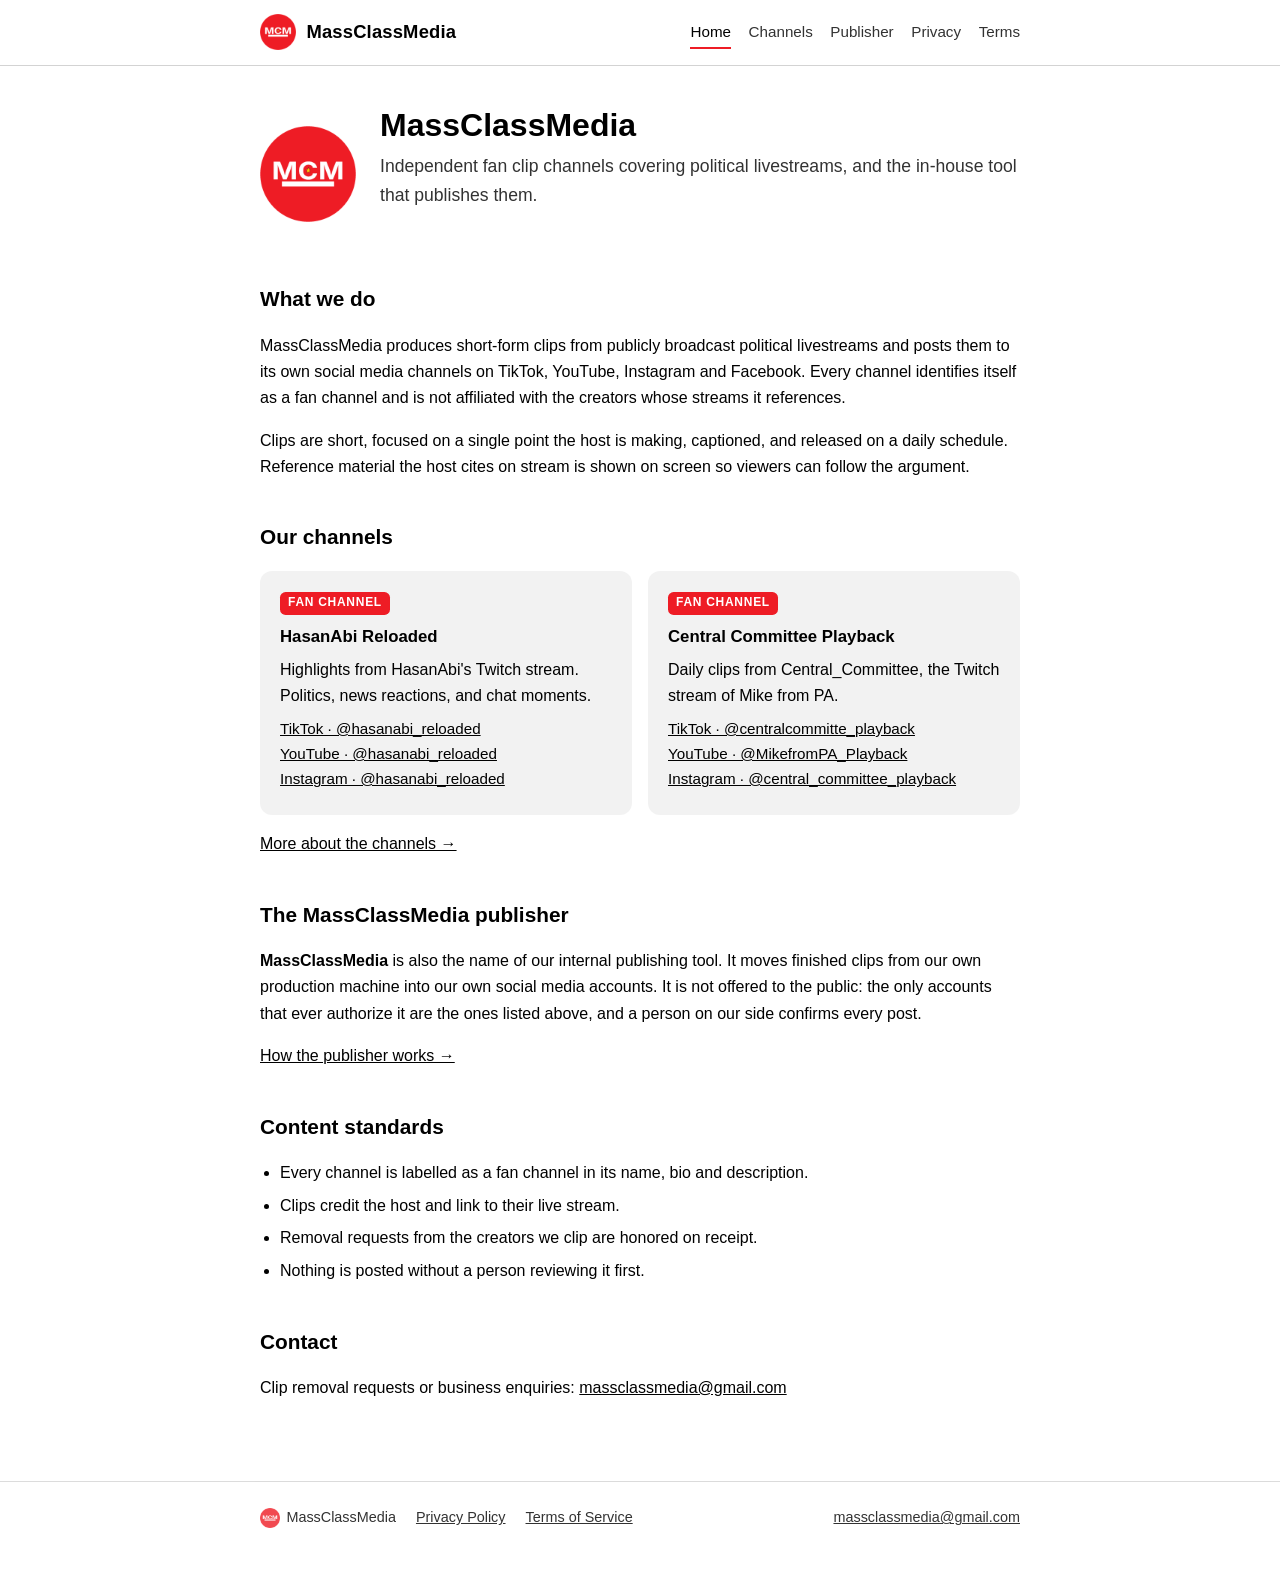
<file: index.html>
<!doctype html>
<html lang="en">
<head>
<meta charset="utf-8">
<meta name="viewport" content="width=device-width, initial-scale=1">
<title>MassClassMedia</title>
<meta name="description" content="MassClassMedia runs independent fan clip channels covering political livestreams, and builds the publishing tool that posts those clips to its own accounts.">
<link rel="icon" href="/favicon.ico" sizes="any">
<link rel="icon" type="image/png" sizes="32x32" href="/assets/icon-32.png">
<link rel="icon" type="image/png" sizes="192x192" href="/assets/icon-192.png">
<link rel="apple-touch-icon" href="/assets/icon-180.png">
<link rel="manifest" href="/site.webmanifest">
<meta name="theme-color" content="#ee1c25">
<meta property="og:title" content="MassClassMedia">
<meta property="og:image" content="https://massclassmedia.github.io/assets/icon-512.png">
<link rel="stylesheet" href="/assets/site.css">
</head>
<body>

<header class="site-head">
  <div class="wrap">
    <a class="brand" href="/"><img src="/assets/icon-192.png" alt="MassClassMedia logo"> MassClassMedia</a>
    <nav class="nav">
      <a href="/" aria-current="page">Home</a>
      <a href="/channels/">Channels</a>
      <a href="/publisher/">Publisher</a>
      <a href="/privacy-policy/">Privacy</a>
      <a href="/terms-of-service/">Terms</a>
    </nav>
  </div>
</header>

<main>
<div class="wrap">

<div class="hero">
  <img src="/assets/icon-512.png" alt="MassClassMedia MCM logo">
  <div>
    <h1>MassClassMedia</h1>
    <p class="lede">Independent fan clip channels covering political livestreams, and the in-house tool that publishes them.</p>
  </div>
</div>

<h2>What we do</h2>
<p>MassClassMedia produces short-form clips from publicly broadcast political livestreams and posts
them to its own social media channels on TikTok, YouTube, Instagram and Facebook. Every channel
identifies itself as a fan channel and is not affiliated with the creators whose streams it
references.</p>

<p>Clips are short, focused on a single point the host is making, captioned, and released on a daily
schedule. Reference material the host cites on stream is shown on screen so viewers can follow the
argument.</p>

<h2>Our channels</h2>
<div class="cards">
  <div class="card">
    <span class="tag">Fan channel</span>
    <h3>HasanAbi Reloaded</h3>
    <p>Highlights from HasanAbi's Twitch stream. Politics, news reactions, and chat moments.</p>
    <p class="links">
      <a href="https://www.tiktok.com/@hasanabi_reloaded">TikTok &middot; @hasanabi_reloaded</a>
      <a href="https://www.youtube.com/@hasanabi_reloaded">YouTube &middot; @hasanabi_reloaded</a>
      <a href="https://www.instagram.com/hasanabi_reloaded/">Instagram &middot; @hasanabi_reloaded</a>
    </p>
  </div>
  <div class="card">
    <span class="tag">Fan channel</span>
    <h3>Central Committee Playback</h3>
    <p>Daily clips from Central_Committee, the Twitch stream of Mike from PA.</p>
    <p class="links">
      <a href="https://www.tiktok.com/@centralcommitte_playback">TikTok &middot; @centralcommitte_playback</a>
      <a href="https://www.youtube.com/@MikefromPA_Playback">YouTube &middot; @MikefromPA_Playback</a>
      <a href="https://www.instagram.com/central_committee_playback/">Instagram &middot; @central_committee_playback</a>
    </p>
  </div>
</div>
<p><a href="/channels/">More about the channels &rarr;</a></p>

<h2>The MassClassMedia publisher</h2>
<p><strong>MassClassMedia</strong> is also the name of our internal publishing tool. It moves finished
clips from our own production machine into our own social media accounts. It is not offered to the
public: the only accounts that ever authorize it are the ones listed above, and a person on our side
confirms every post.</p>
<p><a href="/publisher/">How the publisher works &rarr;</a></p>

<h2>Content standards</h2>
<ul>
  <li>Every channel is labelled as a fan channel in its name, bio and description.</li>
  <li>Clips credit the host and link to their live stream.</li>
  <li>Removal requests from the creators we clip are honored on receipt.</li>
  <li>Nothing is posted without a person reviewing it first.</li>
</ul>

<h2>Contact</h2>
<p>Clip removal requests or business enquiries:
<a href="mailto:massclassmedia@gmail.com">massclassmedia@gmail.com</a></p>

</div>
</main>

<footer class="site-foot">
  <div class="wrap">
    <span><img src="/assets/icon-64.png" alt="">MassClassMedia</span>
    <a href="/privacy-policy/">Privacy Policy</a>
    <a href="/terms-of-service/">Terms of Service</a>
    <span class="spacer"></span>
    <a href="mailto:massclassmedia@gmail.com">massclassmedia@gmail.com</a>
  </div>
</footer>

</body>
</html>
</file>
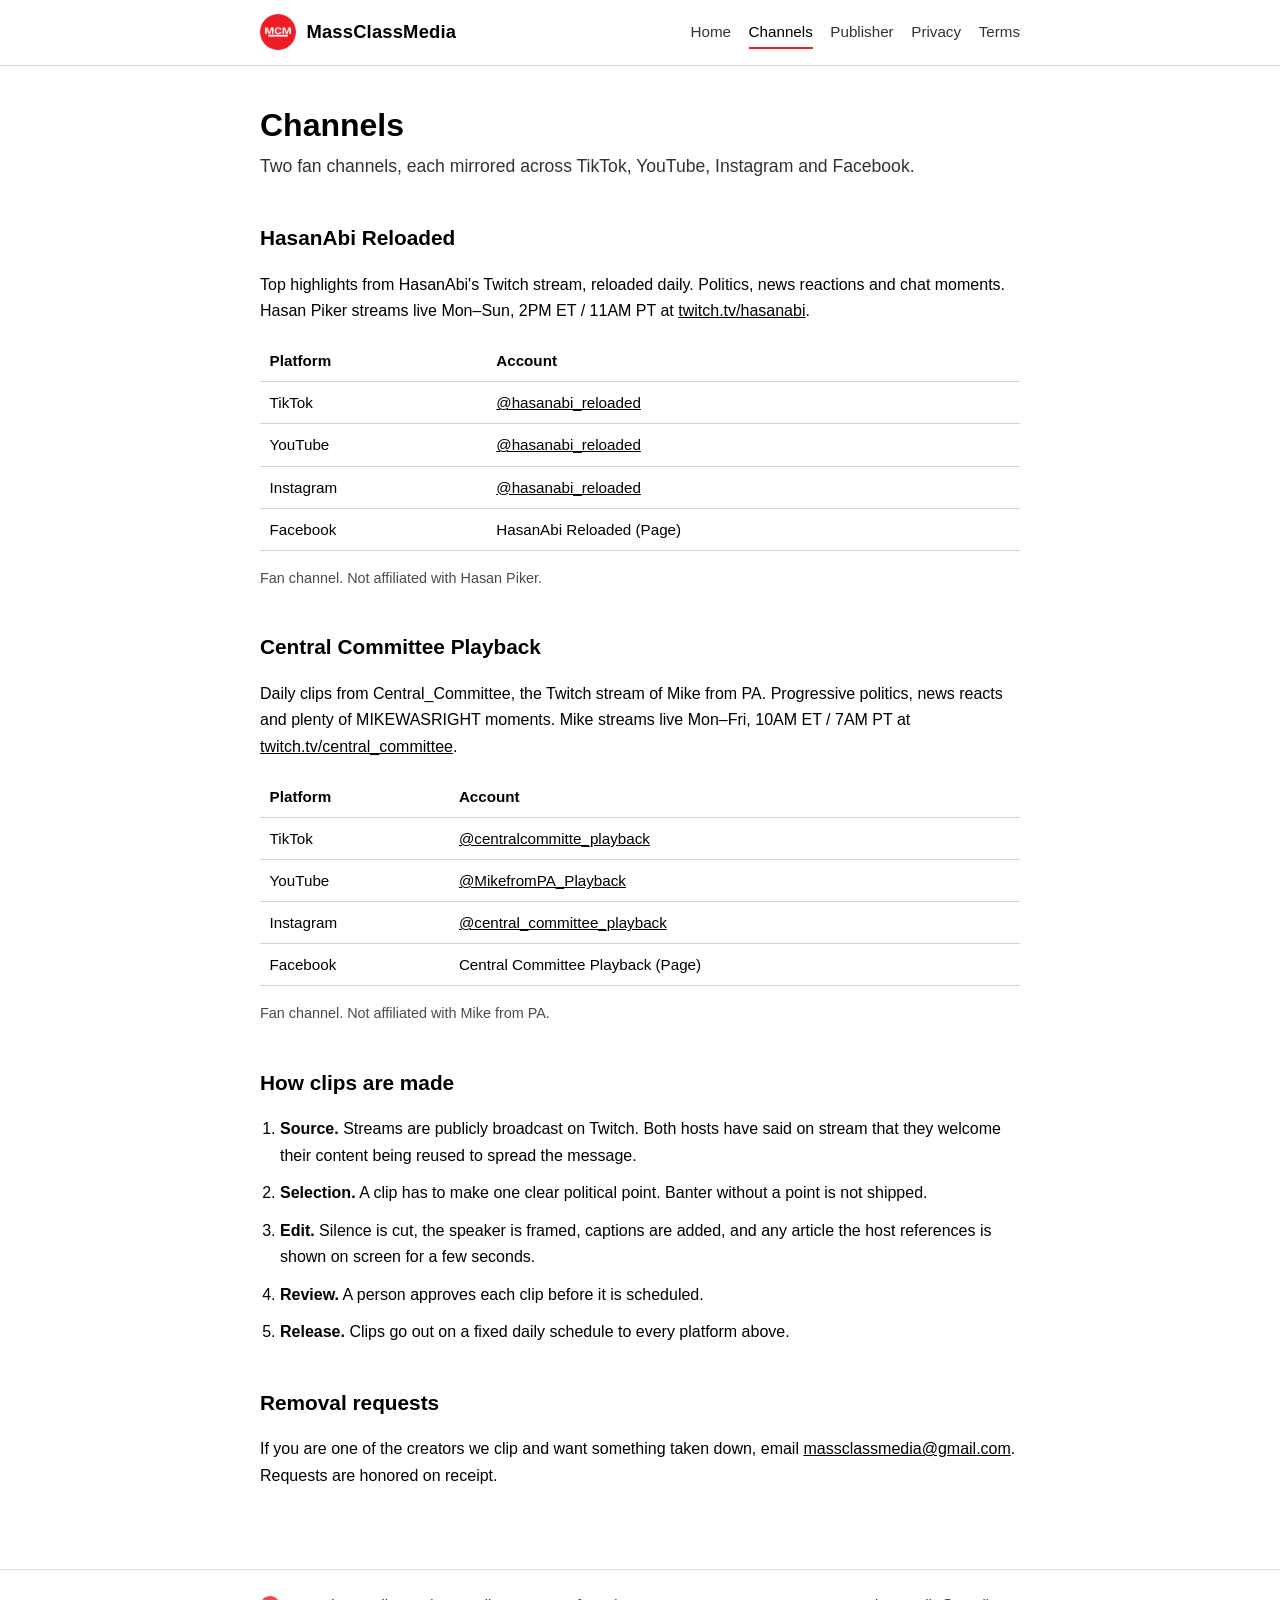
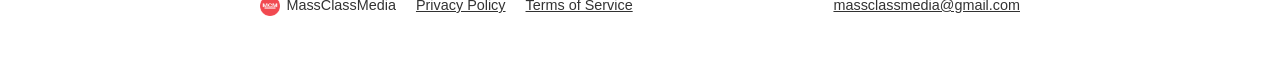
<file: channels/index.html>
<!doctype html>
<html lang="en">
<head>
<meta charset="utf-8">
<meta name="viewport" content="width=device-width, initial-scale=1">
<title>Channels — MassClassMedia</title>
<meta name="description" content="The fan clip channels MassClassMedia runs, and where to find them.">
<link rel="icon" href="/favicon.ico" sizes="any">
<link rel="icon" type="image/png" sizes="32x32" href="/assets/icon-32.png">
<link rel="icon" type="image/png" sizes="192x192" href="/assets/icon-192.png">
<link rel="apple-touch-icon" href="/assets/icon-180.png">
<link rel="manifest" href="/site.webmanifest">
<meta name="theme-color" content="#ee1c25">
<link rel="stylesheet" href="/assets/site.css">
</head>
<body>

<header class="site-head">
  <div class="wrap">
    <a class="brand" href="/"><img src="/assets/icon-192.png" alt="MassClassMedia logo"> MassClassMedia</a>
    <nav class="nav">
      <a href="/">Home</a>
      <a href="/channels/" aria-current="page">Channels</a>
      <a href="/publisher/">Publisher</a>
      <a href="/privacy-policy/">Privacy</a>
      <a href="/terms-of-service/">Terms</a>
    </nav>
  </div>
</header>

<main>
<div class="wrap">

<h1>Channels</h1>
<p class="lede">Two fan channels, each mirrored across TikTok, YouTube, Instagram and Facebook.</p>

<h2>HasanAbi Reloaded</h2>
<p>Top highlights from HasanAbi's Twitch stream, reloaded daily. Politics, news reactions and chat
moments. Hasan Piker streams live Mon&ndash;Sun, 2PM ET / 11AM PT at
<a href="https://twitch.tv/hasanabi">twitch.tv/hasanabi</a>.</p>
<table>
  <tr><th>Platform</th><th>Account</th></tr>
  <tr><td>TikTok</td><td><a href="https://www.tiktok.com/@hasanabi_reloaded">@hasanabi_reloaded</a></td></tr>
  <tr><td>YouTube</td><td><a href="https://www.youtube.com/@hasanabi_reloaded">@hasanabi_reloaded</a></td></tr>
  <tr><td>Instagram</td><td><a href="https://www.instagram.com/hasanabi_reloaded/">@hasanabi_reloaded</a></td></tr>
  <tr><td>Facebook</td><td>HasanAbi Reloaded (Page)</td></tr>
</table>
<p class="meta">Fan channel. Not affiliated with Hasan Piker.</p>

<h2>Central Committee Playback</h2>
<p>Daily clips from Central_Committee, the Twitch stream of Mike from PA. Progressive politics, news
reacts and plenty of MIKEWASRIGHT moments. Mike streams live Mon&ndash;Fri, 10AM ET / 7AM PT at
<a href="https://twitch.tv/central_committee">twitch.tv/central_committee</a>.</p>
<table>
  <tr><th>Platform</th><th>Account</th></tr>
  <tr><td>TikTok</td><td><a href="https://www.tiktok.com/@centralcommitte_playback">@centralcommitte_playback</a></td></tr>
  <tr><td>YouTube</td><td><a href="https://www.youtube.com/@MikefromPA_Playback">@MikefromPA_Playback</a></td></tr>
  <tr><td>Instagram</td><td><a href="https://www.instagram.com/central_committee_playback/">@central_committee_playback</a></td></tr>
  <tr><td>Facebook</td><td>Central Committee Playback (Page)</td></tr>
</table>
<p class="meta">Fan channel. Not affiliated with Mike from PA.</p>

<h2>How clips are made</h2>
<ol class="steps">
  <li><strong>Source.</strong> Streams are publicly broadcast on Twitch. Both hosts have said on
      stream that they welcome their content being reused to spread the message.</li>
  <li><strong>Selection.</strong> A clip has to make one clear political point. Banter without a point
      is not shipped.</li>
  <li><strong>Edit.</strong> Silence is cut, the speaker is framed, captions are added, and any article
      the host references is shown on screen for a few seconds.</li>
  <li><strong>Review.</strong> A person approves each clip before it is scheduled.</li>
  <li><strong>Release.</strong> Clips go out on a fixed daily schedule to every platform above.</li>
</ol>

<h2>Removal requests</h2>
<p>If you are one of the creators we clip and want something taken down, email
<a href="mailto:massclassmedia@gmail.com">massclassmedia@gmail.com</a>. Requests are honored on
receipt.</p>

</div>
</main>

<footer class="site-foot">
  <div class="wrap">
    <span><img src="/assets/icon-64.png" alt="">MassClassMedia</span>
    <a href="/privacy-policy/">Privacy Policy</a>
    <a href="/terms-of-service/">Terms of Service</a>
    <span class="spacer"></span>
    <a href="mailto:massclassmedia@gmail.com">massclassmedia@gmail.com</a>
  </div>
</footer>

</body>
</html>
</file>
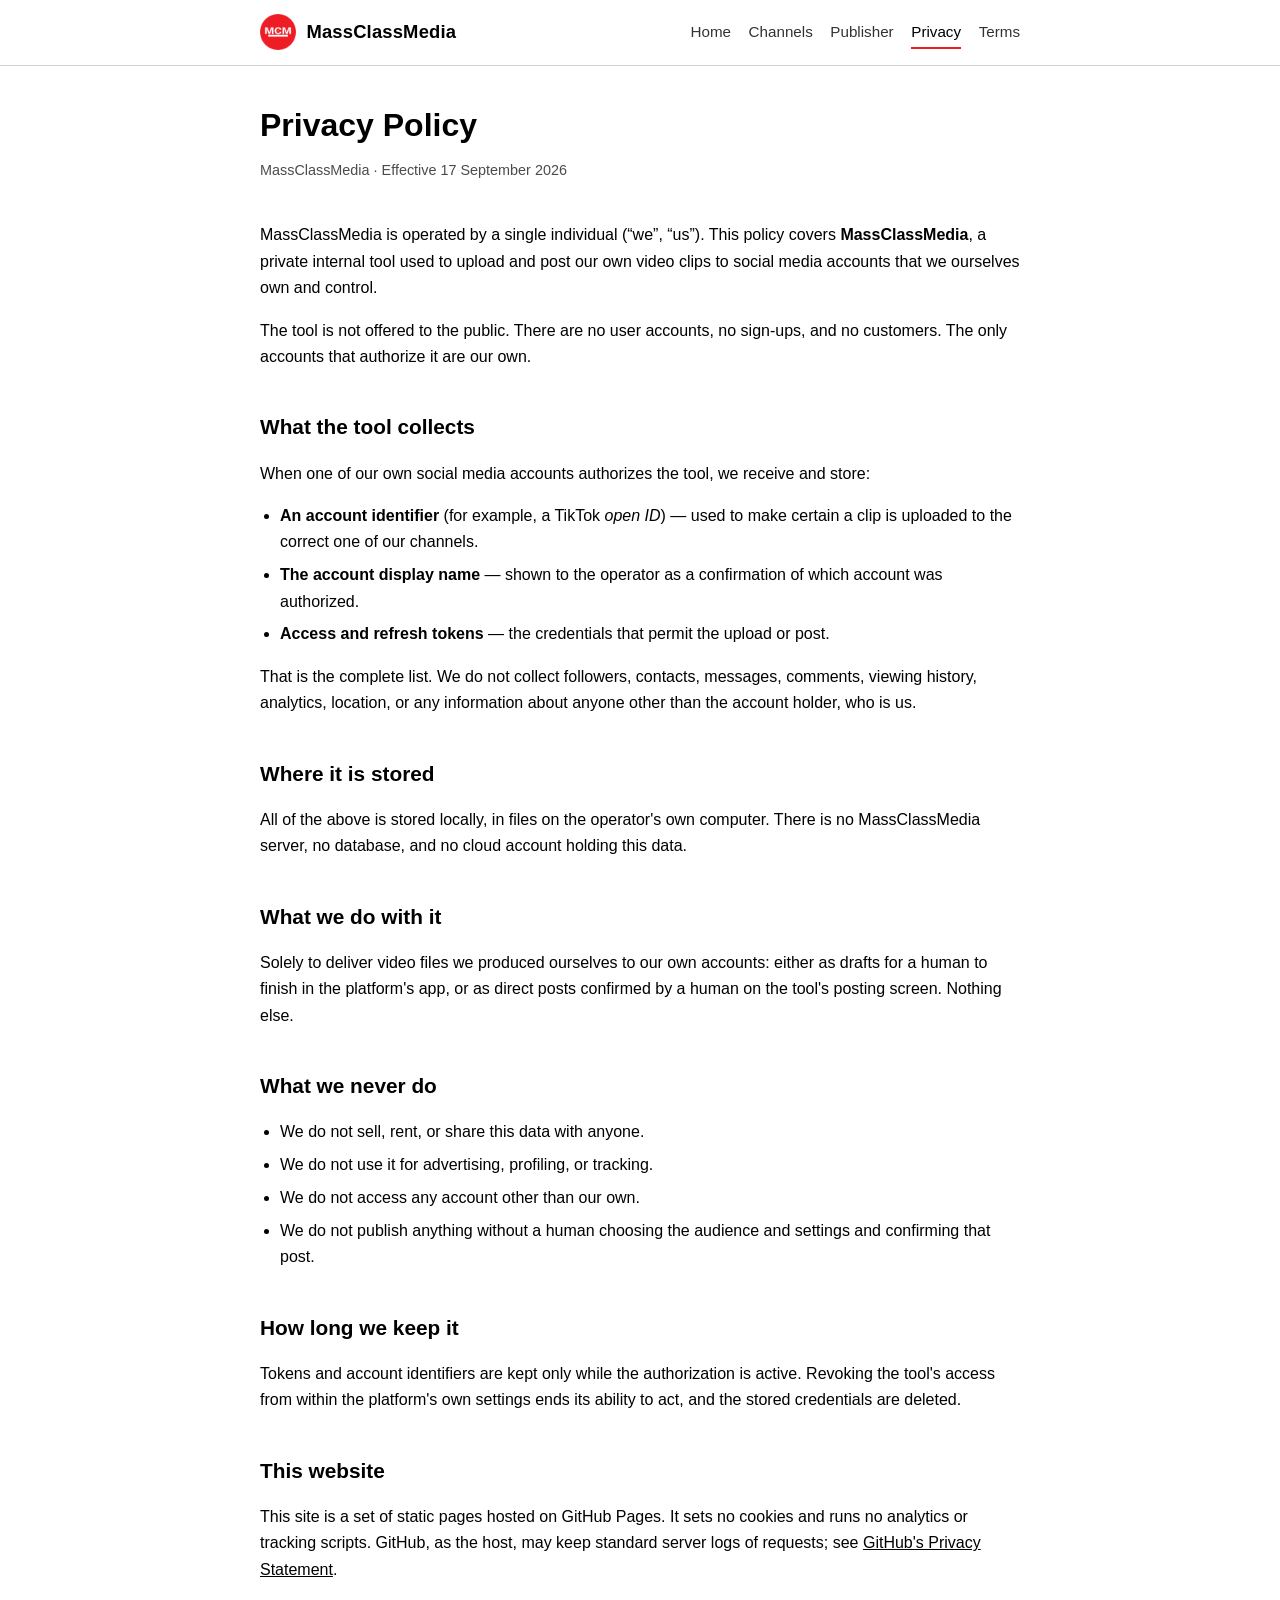
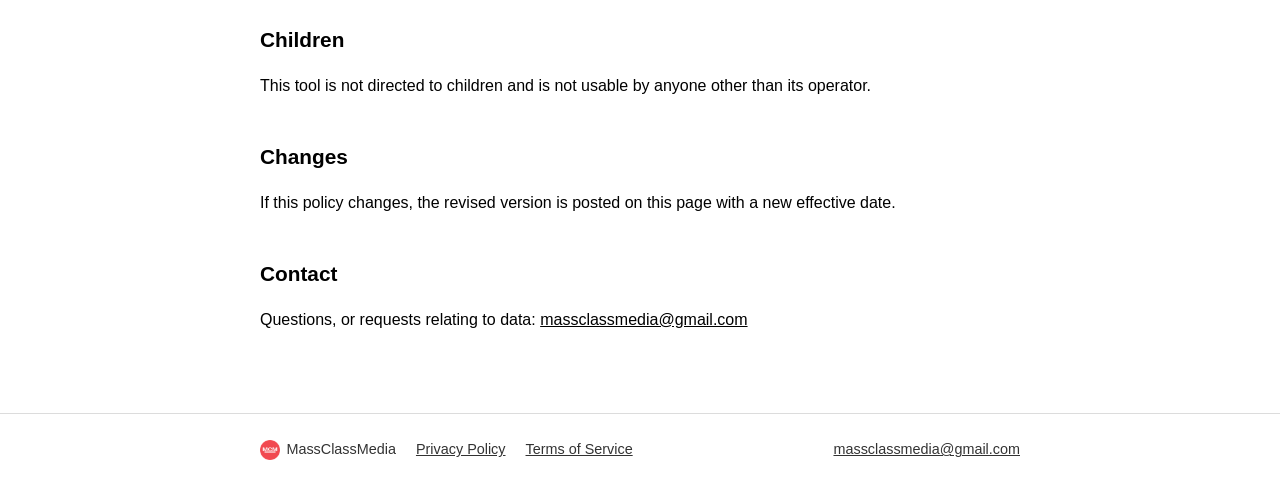
<file: privacy-policy/index.html>
<!doctype html>
<html lang="en">
<head>
<meta charset="utf-8">
<meta name="viewport" content="width=device-width, initial-scale=1">
<title>Privacy Policy — MassClassMedia</title>
<link rel="icon" href="/favicon.ico" sizes="any">
<link rel="icon" type="image/png" sizes="32x32" href="/assets/icon-32.png">
<link rel="icon" type="image/png" sizes="192x192" href="/assets/icon-192.png">
<link rel="apple-touch-icon" href="/assets/icon-180.png">
<link rel="manifest" href="/site.webmanifest">
<meta name="theme-color" content="#ee1c25">
<link rel="stylesheet" href="/assets/site.css">
</head>
<body>

<header class="site-head">
  <div class="wrap">
    <a class="brand" href="/"><img src="/assets/icon-192.png" alt="MassClassMedia logo"> MassClassMedia</a>
    <nav class="nav">
      <a href="/">Home</a>
      <a href="/channels/">Channels</a>
      <a href="/publisher/">Publisher</a>
      <a href="/privacy-policy/" aria-current="page">Privacy</a>
      <a href="/terms-of-service/">Terms</a>
    </nav>
  </div>
</header>

<main>
<div class="wrap">

<h1>Privacy Policy</h1>
<p class="meta">MassClassMedia &middot; Effective 17 September 2026</p>

<p>MassClassMedia is operated by a single individual (&ldquo;we&rdquo;, &ldquo;us&rdquo;). This policy
covers <strong>MassClassMedia</strong>, a private internal tool used to upload and post our own
video clips to social media accounts that we ourselves own and control.</p>

<p>The tool is not offered to the public. There are no user accounts, no sign-ups, and no customers.
The only accounts that authorize it are our own.</p>

<h2>What the tool collects</h2>
<p>When one of our own social media accounts authorizes the tool, we receive and store:</p>
<ul>
  <li><strong>An account identifier</strong> (for example, a TikTok <em>open ID</em>) &mdash; used
      to make certain a clip is uploaded to the correct one of our channels.</li>
  <li><strong>The account display name</strong> &mdash; shown to the operator as a confirmation of
      which account was authorized.</li>
  <li><strong>Access and refresh tokens</strong> &mdash; the credentials that permit the upload or
      post.</li>
</ul>

<p>That is the complete list. We do not collect followers, contacts, messages, comments, viewing
history, analytics, location, or any information about anyone other than the account holder, who is
us.</p>

<h2>Where it is stored</h2>
<p>All of the above is stored locally, in files on the operator's own computer. There is no
MassClassMedia server, no database, and no cloud account holding this data.</p>

<h2>What we do with it</h2>
<p>Solely to deliver video files we produced ourselves to our own accounts: either as drafts for a
human to finish in the platform's app, or as direct posts confirmed by a human on the tool's posting
screen. Nothing else.</p>

<h2>What we never do</h2>
<ul>
  <li>We do not sell, rent, or share this data with anyone.</li>
  <li>We do not use it for advertising, profiling, or tracking.</li>
  <li>We do not access any account other than our own.</li>
  <li>We do not publish anything without a human choosing the audience and settings and confirming
      that post.</li>
</ul>

<h2>How long we keep it</h2>
<p>Tokens and account identifiers are kept only while the authorization is active. Revoking the
tool's access from within the platform's own settings ends its ability to act, and the stored
credentials are deleted.</p>

<h2>This website</h2>
<p>This site is a set of static pages hosted on GitHub Pages. It sets no cookies and runs no analytics
or tracking scripts. GitHub, as the host, may keep standard server logs of requests; see
<a href="https://docs.github.com/en/site-policy/privacy-policies/github-privacy-statement">GitHub's
Privacy Statement</a>.</p>

<h2>Children</h2>
<p>This tool is not directed to children and is not usable by anyone other than its operator.</p>

<h2>Changes</h2>
<p>If this policy changes, the revised version is posted on this page with a new effective date.</p>

<h2>Contact</h2>
<p>Questions, or requests relating to data: <a href="mailto:massclassmedia@gmail.com">massclassmedia@gmail.com</a></p>

</div>
</main>

<footer class="site-foot">
  <div class="wrap">
    <span><img src="/assets/icon-64.png" alt="">MassClassMedia</span>
    <a href="/privacy-policy/">Privacy Policy</a>
    <a href="/terms-of-service/">Terms of Service</a>
    <span class="spacer"></span>
    <a href="mailto:massclassmedia@gmail.com">massclassmedia@gmail.com</a>
  </div>
</footer>

</body>
</html>
</file>
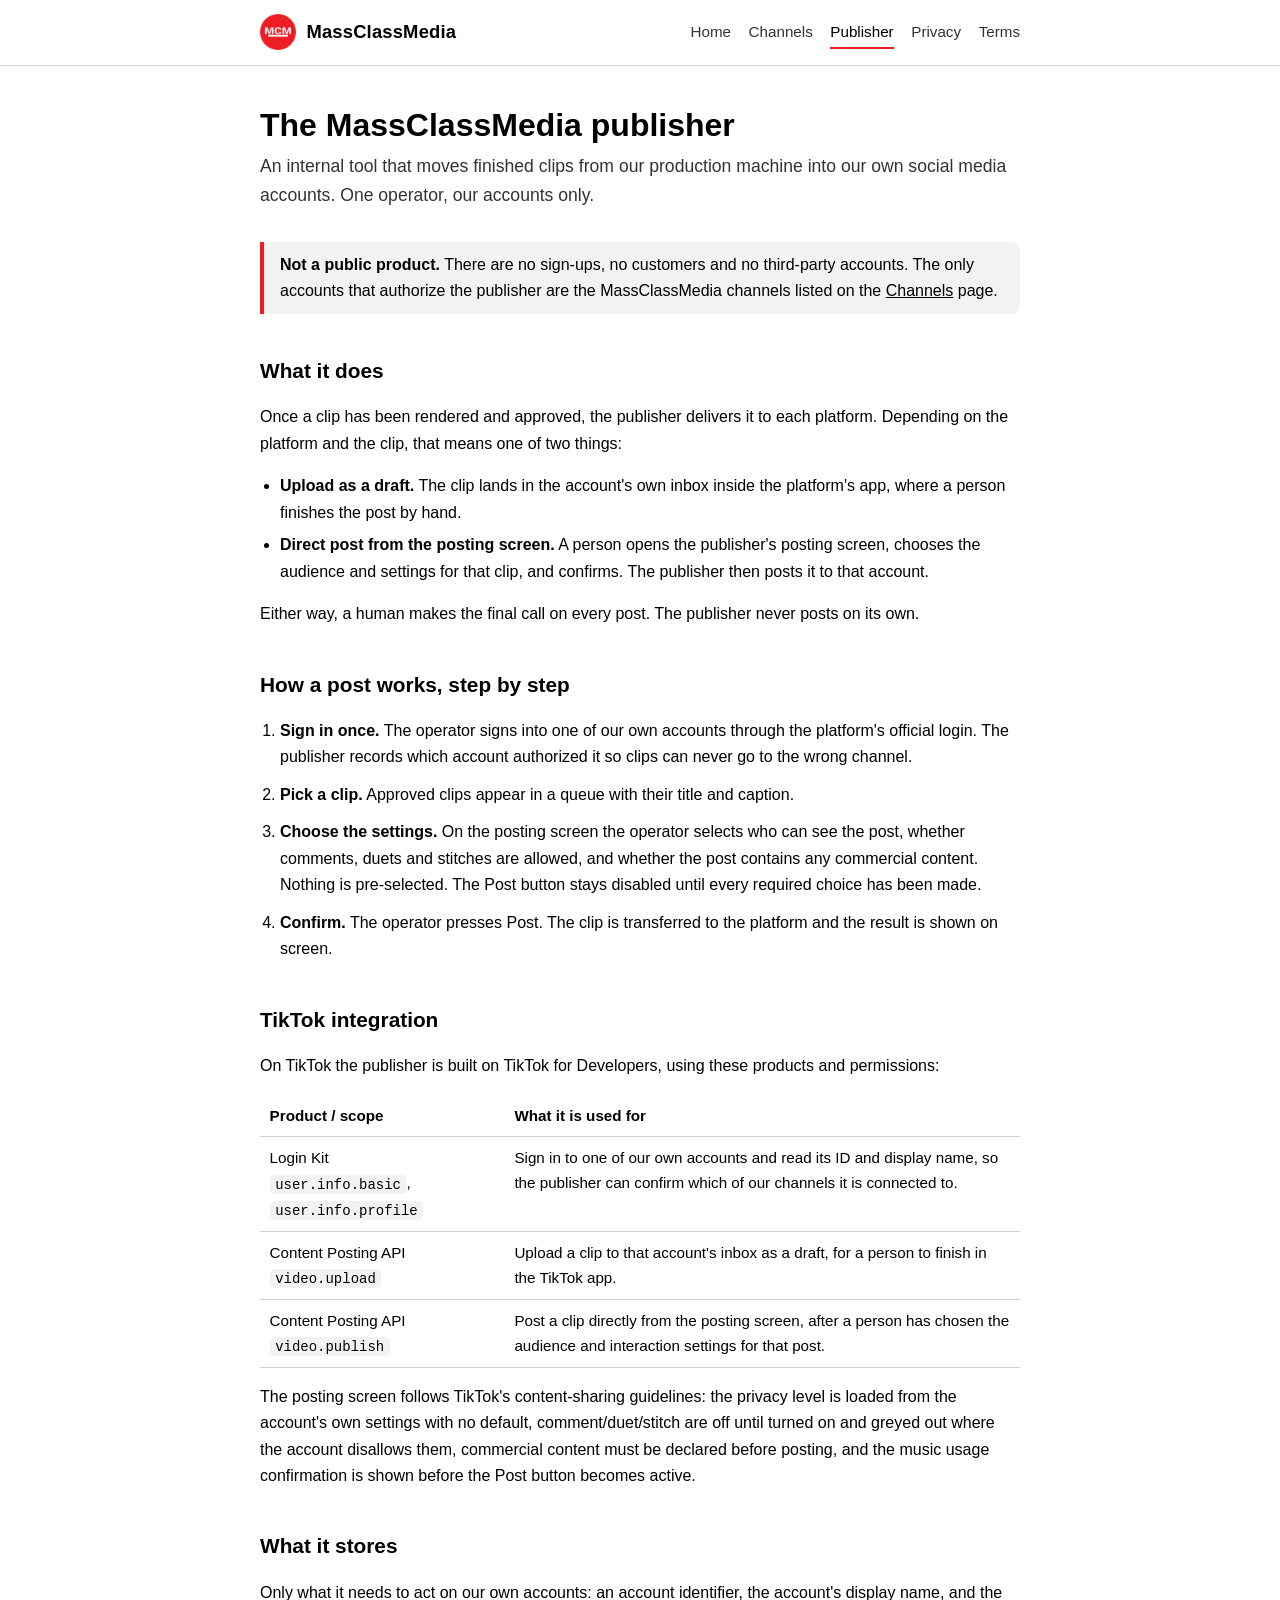
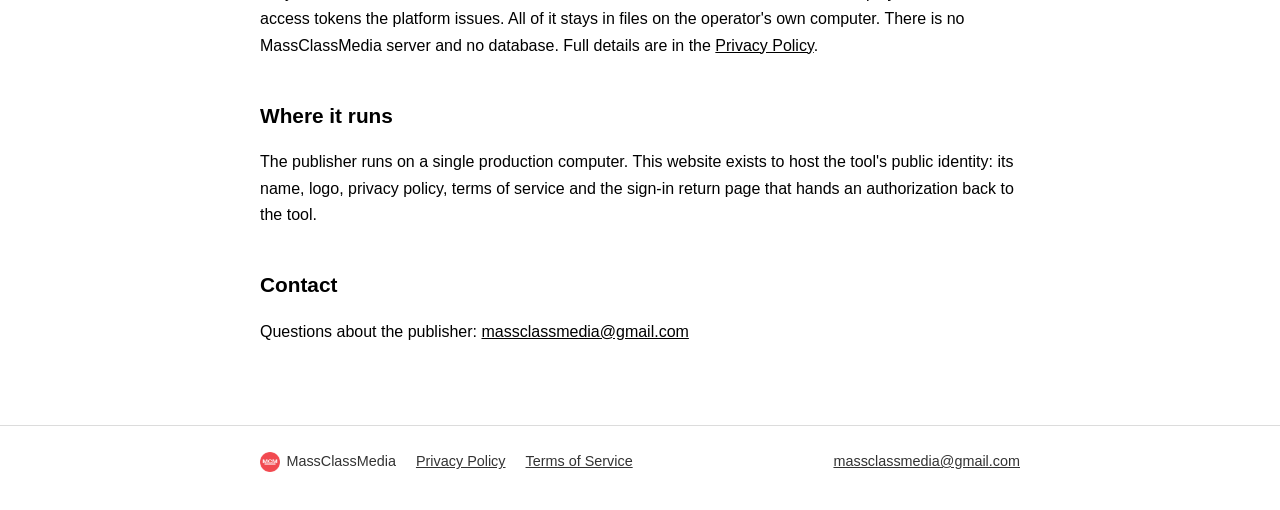
<file: publisher/index.html>
<!doctype html>
<html lang="en">
<head>
<meta charset="utf-8">
<meta name="viewport" content="width=device-width, initial-scale=1">
<title>Publisher — MassClassMedia</title>
<meta name="description" content="How the MassClassMedia publishing tool moves finished clips into our own social media accounts.">
<link rel="icon" href="/favicon.ico" sizes="any">
<link rel="icon" type="image/png" sizes="32x32" href="/assets/icon-32.png">
<link rel="icon" type="image/png" sizes="192x192" href="/assets/icon-192.png">
<link rel="apple-touch-icon" href="/assets/icon-180.png">
<link rel="manifest" href="/site.webmanifest">
<meta name="theme-color" content="#ee1c25">
<link rel="stylesheet" href="/assets/site.css">
</head>
<body>

<header class="site-head">
  <div class="wrap">
    <a class="brand" href="/"><img src="/assets/icon-192.png" alt="MassClassMedia logo"> MassClassMedia</a>
    <nav class="nav">
      <a href="/">Home</a>
      <a href="/channels/">Channels</a>
      <a href="/publisher/" aria-current="page">Publisher</a>
      <a href="/privacy-policy/">Privacy</a>
      <a href="/terms-of-service/">Terms</a>
    </nav>
  </div>
</header>

<main>
<div class="wrap">

<h1>The MassClassMedia publisher</h1>
<p class="lede">An internal tool that moves finished clips from our production machine into our own
social media accounts. One operator, our accounts only.</p>

<div class="note">
  <strong>Not a public product.</strong> There are no sign-ups, no customers and no third-party
  accounts. The only accounts that authorize the publisher are the MassClassMedia channels listed on
  the <a href="/channels/">Channels</a> page.
</div>

<h2>What it does</h2>
<p>Once a clip has been rendered and approved, the publisher delivers it to each platform. Depending
on the platform and the clip, that means one of two things:</p>
<ul>
  <li><strong>Upload as a draft.</strong> The clip lands in the account's own inbox inside the
      platform's app, where a person finishes the post by hand.</li>
  <li><strong>Direct post from the posting screen.</strong> A person opens the publisher's posting
      screen, chooses the audience and settings for that clip, and confirms. The publisher then
      posts it to that account.</li>
</ul>
<p>Either way, a human makes the final call on every post. The publisher never posts on its own.</p>

<h2>How a post works, step by step</h2>
<ol class="steps">
  <li><strong>Sign in once.</strong> The operator signs into one of our own accounts through the
      platform's official login. The publisher records which account authorized it so clips can never
      go to the wrong channel.</li>
  <li><strong>Pick a clip.</strong> Approved clips appear in a queue with their title and caption.</li>
  <li><strong>Choose the settings.</strong> On the posting screen the operator selects who can see the
      post, whether comments, duets and stitches are allowed, and whether the post contains any
      commercial content. Nothing is pre-selected. The Post button stays disabled until every
      required choice has been made.</li>
  <li><strong>Confirm.</strong> The operator presses Post. The clip is transferred to the platform
      and the result is shown on screen.</li>
</ol>

<h2>TikTok integration</h2>
<p>On TikTok the publisher is built on TikTok for Developers, using these products and permissions:</p>
<table>
  <tr><th>Product / scope</th><th>What it is used for</th></tr>
  <tr><td>Login Kit<br><code>user.info.basic</code>, <code>user.info.profile</code></td>
      <td>Sign in to one of our own accounts and read its ID and display name, so the publisher can
          confirm which of our channels it is connected to.</td></tr>
  <tr><td>Content Posting API<br><code>video.upload</code></td>
      <td>Upload a clip to that account's inbox as a draft, for a person to finish in the TikTok app.</td></tr>
  <tr><td>Content Posting API<br><code>video.publish</code></td>
      <td>Post a clip directly from the posting screen, after a person has chosen the audience and
          interaction settings for that post.</td></tr>
</table>
<p>The posting screen follows TikTok's content-sharing guidelines: the privacy level is loaded from the
account's own settings with no default, comment/duet/stitch are off until turned on and greyed out
where the account disallows them, commercial content must be declared before posting, and the music
usage confirmation is shown before the Post button becomes active.</p>

<h2>What it stores</h2>
<p>Only what it needs to act on our own accounts: an account identifier, the account's display name,
and the access tokens the platform issues. All of it stays in files on the operator's own computer.
There is no MassClassMedia server and no database. Full details are in the
<a href="/privacy-policy/">Privacy Policy</a>.</p>

<h2>Where it runs</h2>
<p>The publisher runs on a single production computer. This website exists to host the tool's public
identity: its name, logo, privacy policy, terms of service and the sign-in return page that hands an
authorization back to the tool.</p>

<h2>Contact</h2>
<p>Questions about the publisher: <a href="mailto:massclassmedia@gmail.com">massclassmedia@gmail.com</a></p>

</div>
</main>

<footer class="site-foot">
  <div class="wrap">
    <span><img src="/assets/icon-64.png" alt="">MassClassMedia</span>
    <a href="/privacy-policy/">Privacy Policy</a>
    <a href="/terms-of-service/">Terms of Service</a>
    <span class="spacer"></span>
    <a href="mailto:massclassmedia@gmail.com">massclassmedia@gmail.com</a>
  </div>
</footer>

</body>
</html>
</file>
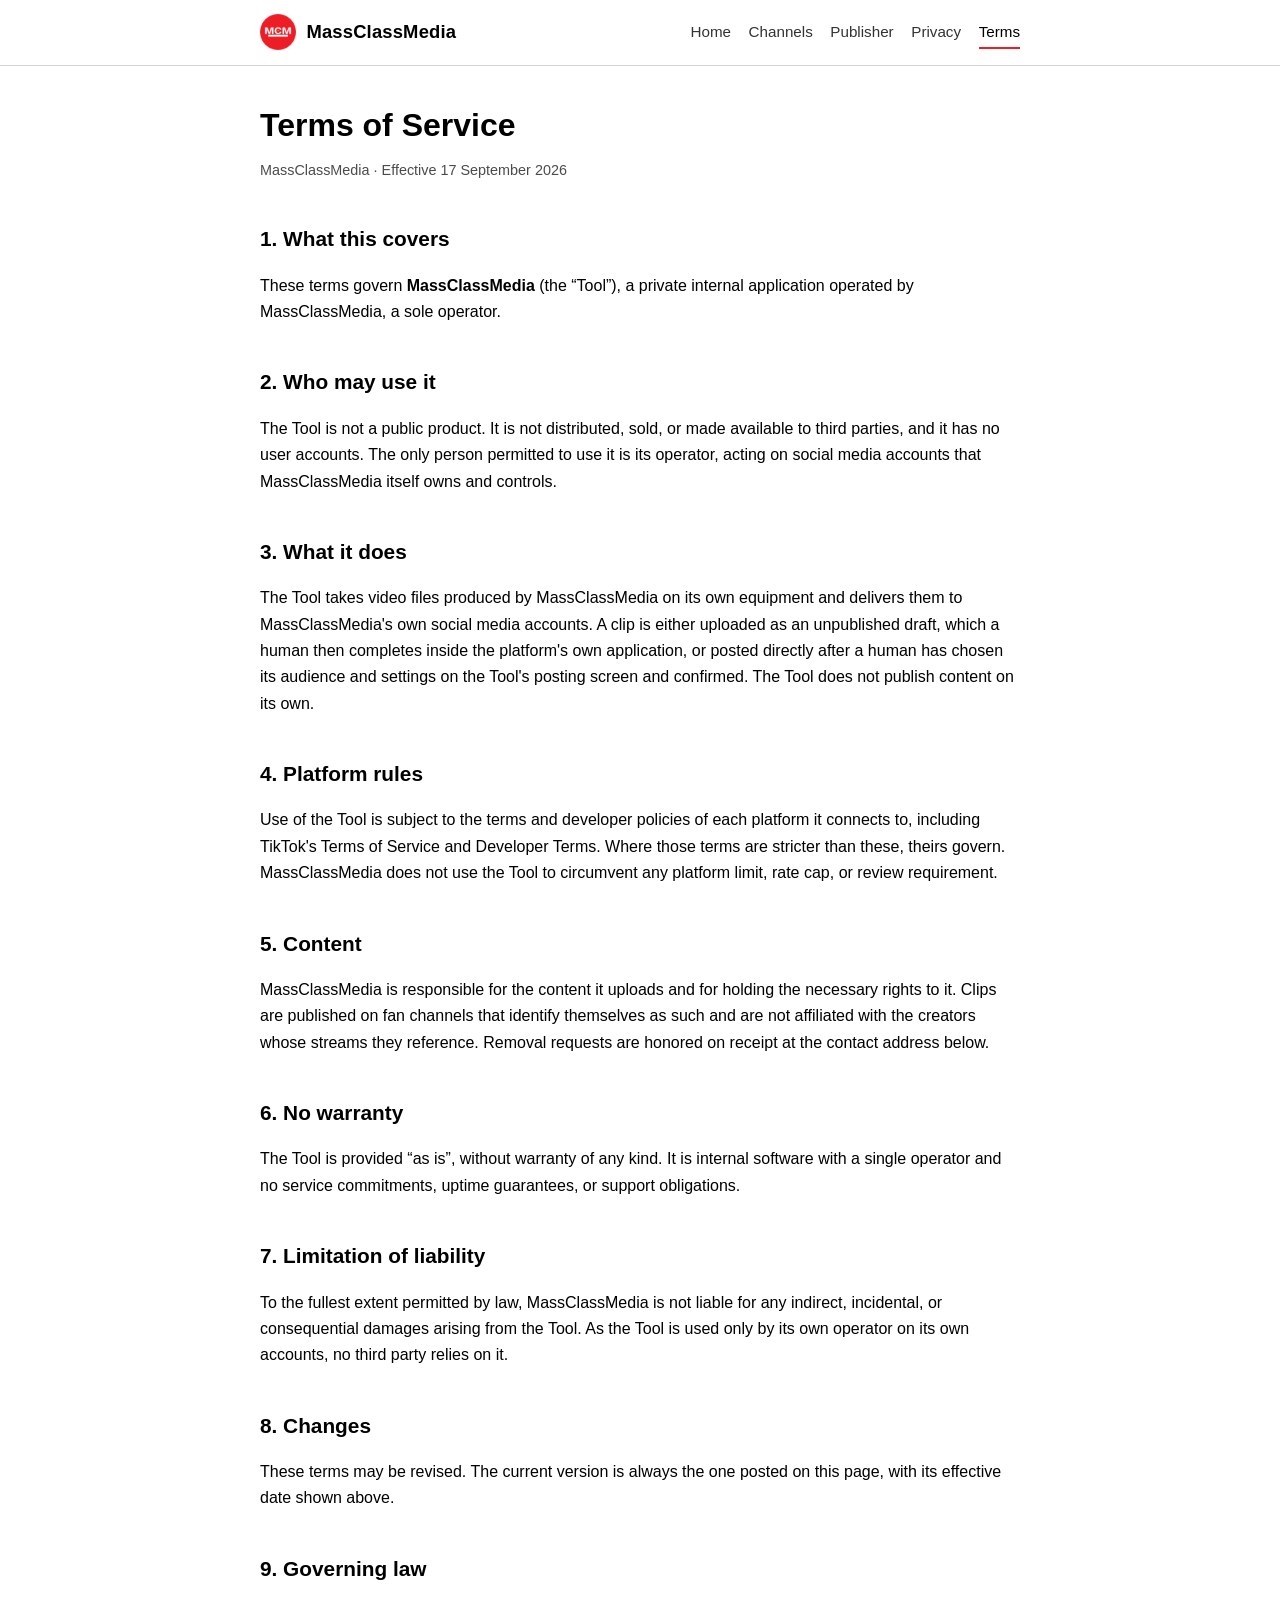
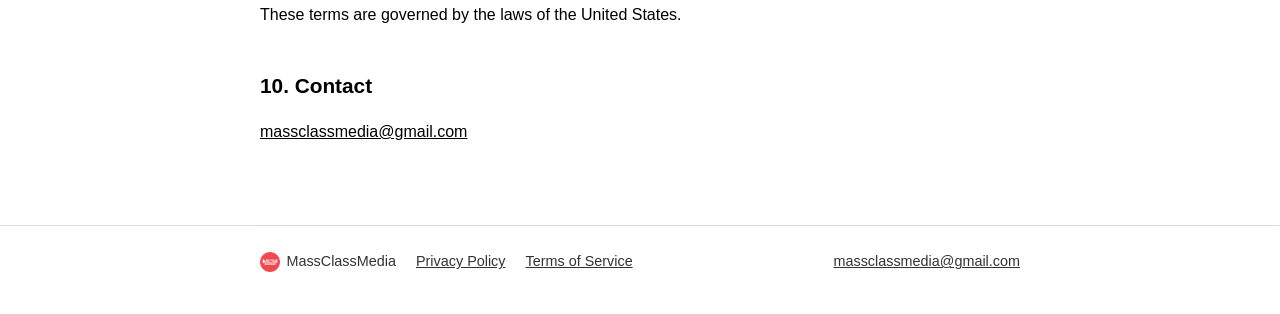
<file: terms-of-service/index.html>
<!doctype html>
<html lang="en">
<head>
<meta charset="utf-8">
<meta name="viewport" content="width=device-width, initial-scale=1">
<title>Terms of Service — MassClassMedia</title>
<link rel="icon" href="/favicon.ico" sizes="any">
<link rel="icon" type="image/png" sizes="32x32" href="/assets/icon-32.png">
<link rel="icon" type="image/png" sizes="192x192" href="/assets/icon-192.png">
<link rel="apple-touch-icon" href="/assets/icon-180.png">
<link rel="manifest" href="/site.webmanifest">
<meta name="theme-color" content="#ee1c25">
<link rel="stylesheet" href="/assets/site.css">
</head>
<body>

<header class="site-head">
  <div class="wrap">
    <a class="brand" href="/"><img src="/assets/icon-192.png" alt="MassClassMedia logo"> MassClassMedia</a>
    <nav class="nav">
      <a href="/">Home</a>
      <a href="/channels/">Channels</a>
      <a href="/publisher/">Publisher</a>
      <a href="/privacy-policy/">Privacy</a>
      <a href="/terms-of-service/" aria-current="page">Terms</a>
    </nav>
  </div>
</header>

<main>
<div class="wrap">

<h1>Terms of Service</h1>
<p class="meta">MassClassMedia &middot; Effective 17 September 2026</p>

<h2>1. What this covers</h2>
<p>These terms govern <strong>MassClassMedia</strong> (the &ldquo;Tool&rdquo;), a private
internal application operated by MassClassMedia, a sole operator.</p>

<h2>2. Who may use it</h2>
<p>The Tool is not a public product. It is not distributed, sold, or made available to third
parties, and it has no user accounts. The only person permitted to use it is its operator, acting on
social media accounts that MassClassMedia itself owns and controls.</p>

<h2>3. What it does</h2>
<p>The Tool takes video files produced by MassClassMedia on its own equipment and delivers them to
MassClassMedia's own social media accounts. A clip is either uploaded as an unpublished draft, which a
human then completes inside the platform's own application, or posted directly after a human has
chosen its audience and settings on the Tool's posting screen and confirmed. The Tool does not
publish content on its own.</p>

<h2>4. Platform rules</h2>
<p>Use of the Tool is subject to the terms and developer policies of each platform it connects to,
including TikTok's Terms of Service and Developer Terms. Where those terms are stricter than these,
theirs govern. MassClassMedia does not use the Tool to circumvent any platform limit, rate cap, or
review requirement.</p>

<h2>5. Content</h2>
<p>MassClassMedia is responsible for the content it uploads and for holding the necessary rights to
it. Clips are published on fan channels that identify themselves as such and are not affiliated with
the creators whose streams they reference. Removal requests are honored on receipt at the contact
address below.</p>

<h2>6. No warranty</h2>
<p>The Tool is provided &ldquo;as is&rdquo;, without warranty of any kind. It is internal software
with a single operator and no service commitments, uptime guarantees, or support obligations.</p>

<h2>7. Limitation of liability</h2>
<p>To the fullest extent permitted by law, MassClassMedia is not liable for any indirect,
incidental, or consequential damages arising from the Tool. As the Tool is used only by its own
operator on its own accounts, no third party relies on it.</p>

<h2>8. Changes</h2>
<p>These terms may be revised. The current version is always the one posted on this page, with its
effective date shown above.</p>

<h2>9. Governing law</h2>
<p>These terms are governed by the laws of the United States.</p>

<h2>10. Contact</h2>
<p><a href="mailto:massclassmedia@gmail.com">massclassmedia@gmail.com</a></p>

</div>
</main>

<footer class="site-foot">
  <div class="wrap">
    <span><img src="/assets/icon-64.png" alt="">MassClassMedia</span>
    <a href="/privacy-policy/">Privacy Policy</a>
    <a href="/terms-of-service/">Terms of Service</a>
    <span class="spacer"></span>
    <a href="mailto:massclassmedia@gmail.com">massclassmedia@gmail.com</a>
  </div>
</footer>

</body>
</html>
</file>
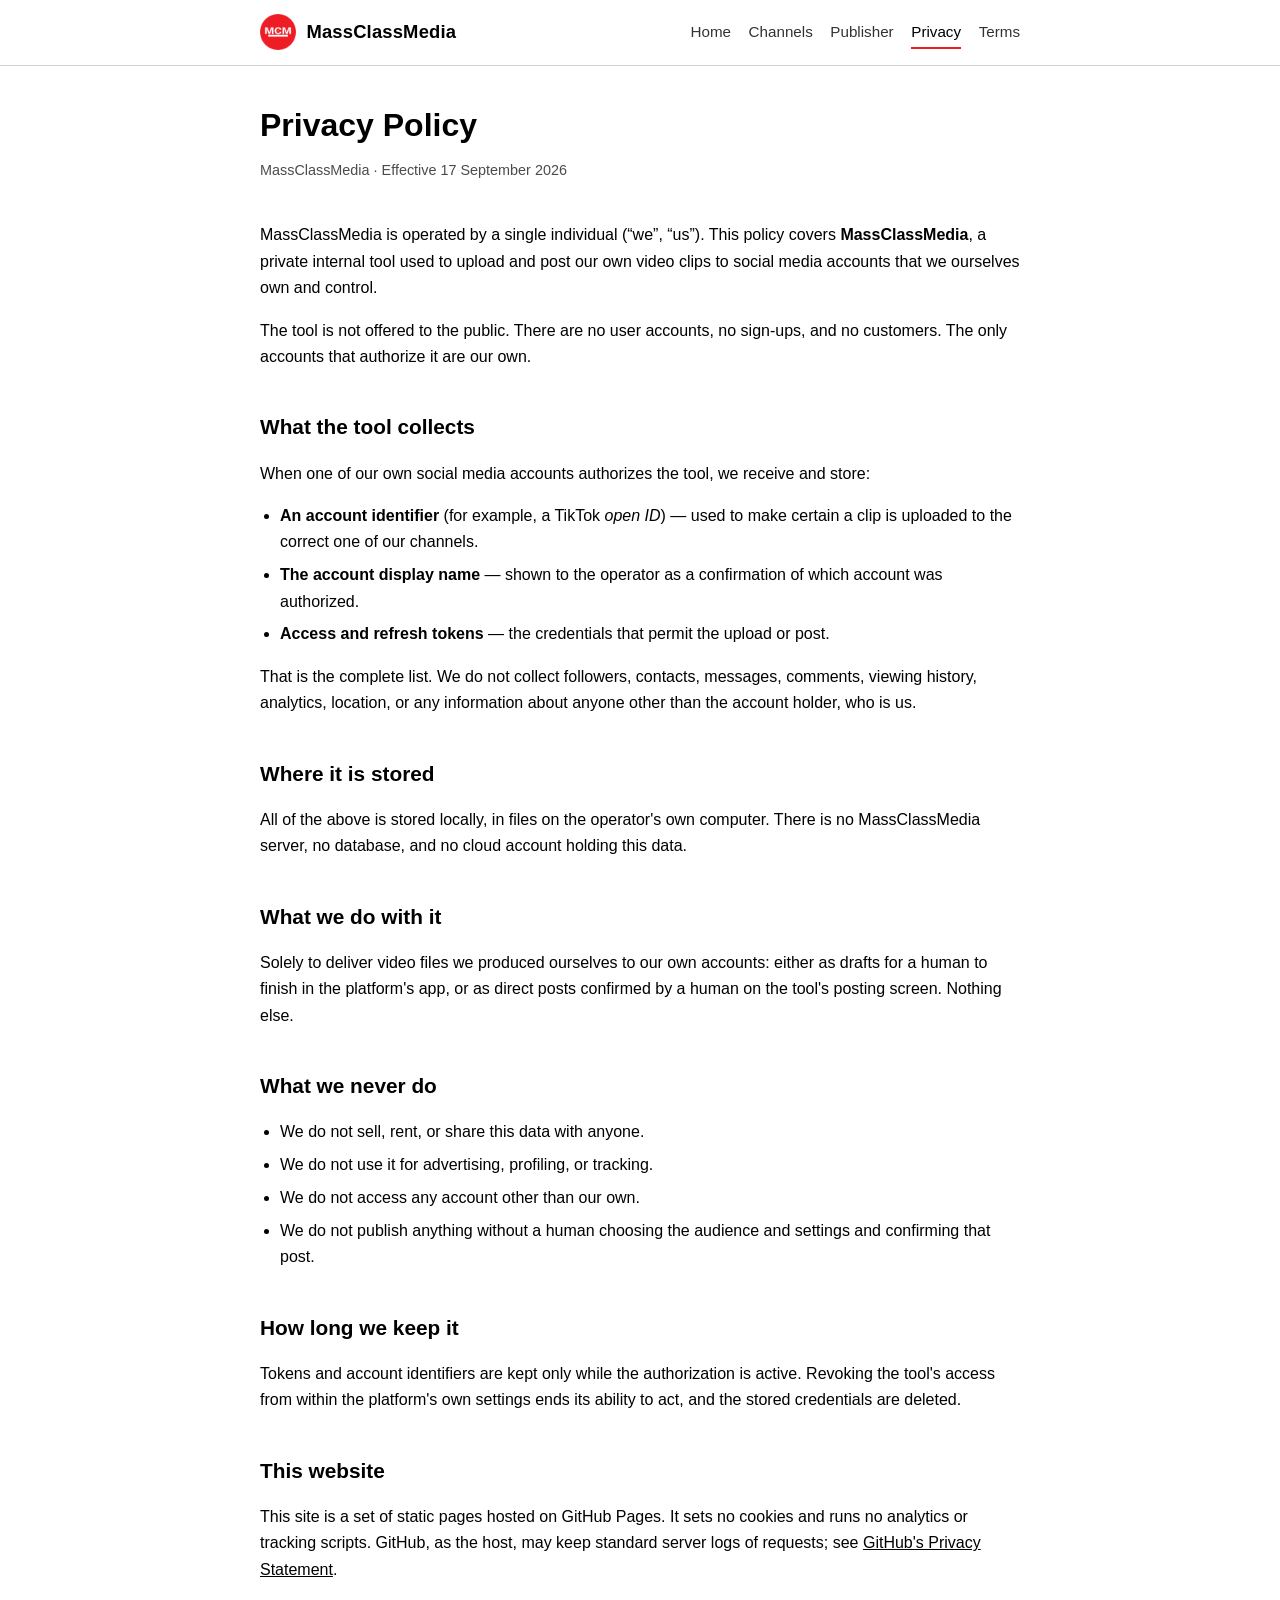
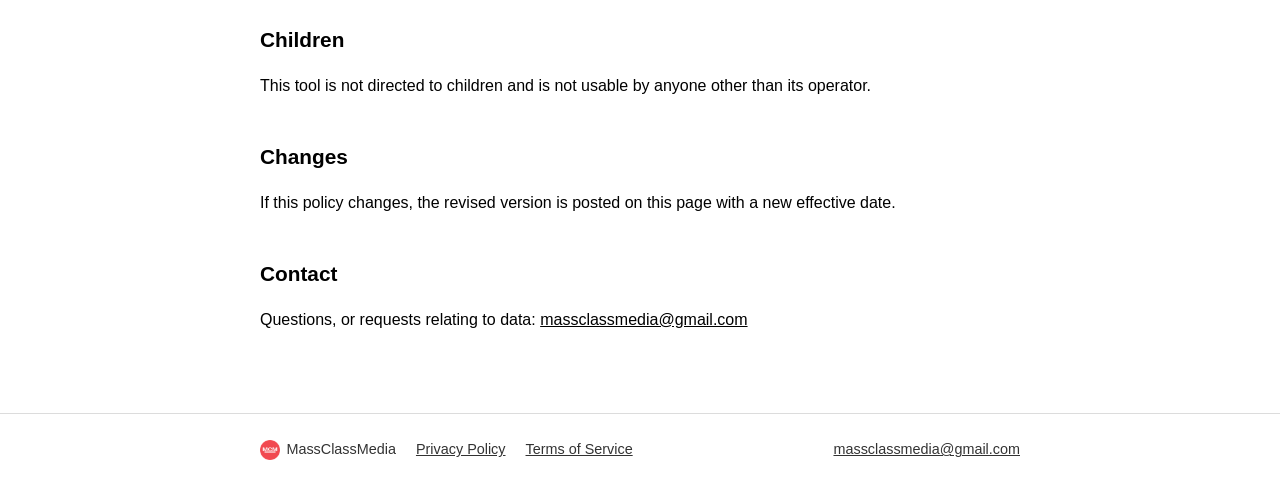
<file: privacy.html>
<!doctype html>
<html lang="en">
<head>
<meta charset="utf-8">
<title>MassClassMedia</title>
<meta http-equiv="refresh" content="0; url=./privacy-policy/">
<link rel="canonical" href="./privacy-policy/">
</head>
<body><p>This page moved to <a href="./privacy-policy/">/privacy-policy/</a>.</p></body>
</html>
</file>
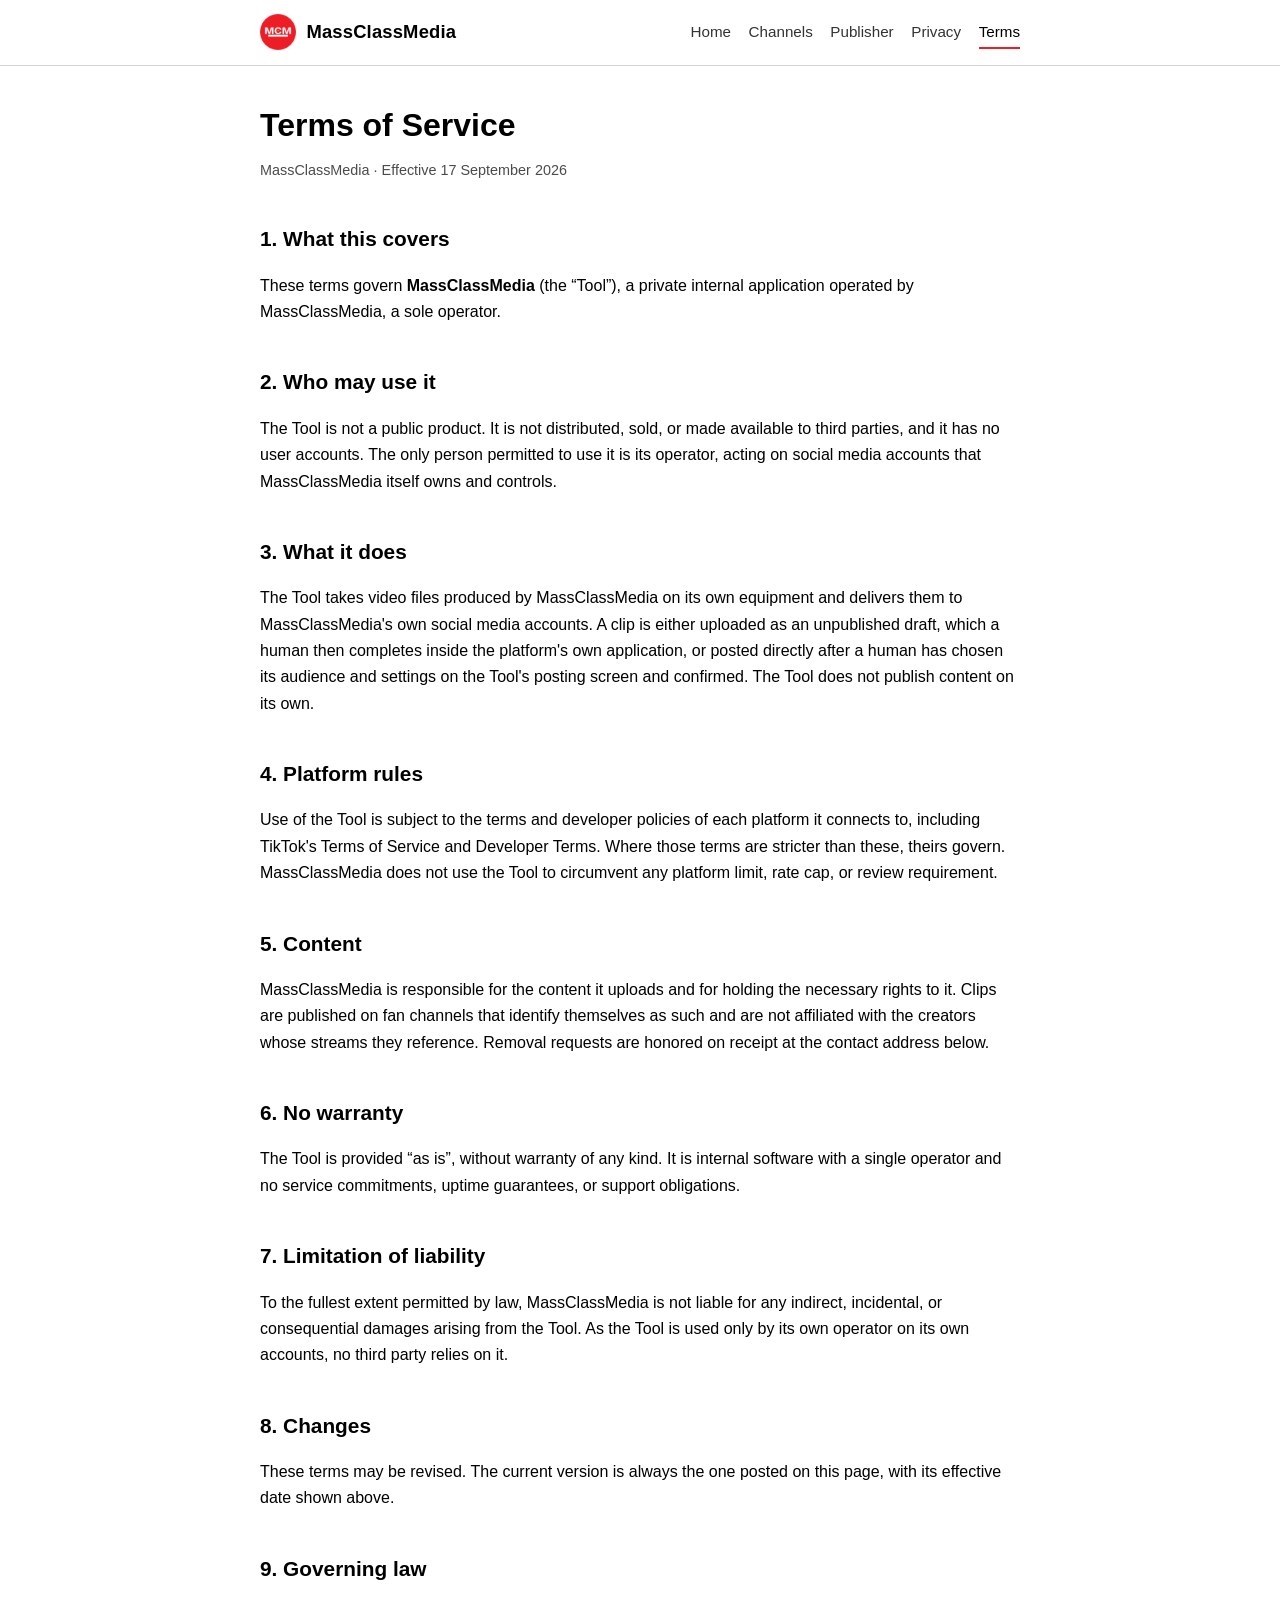
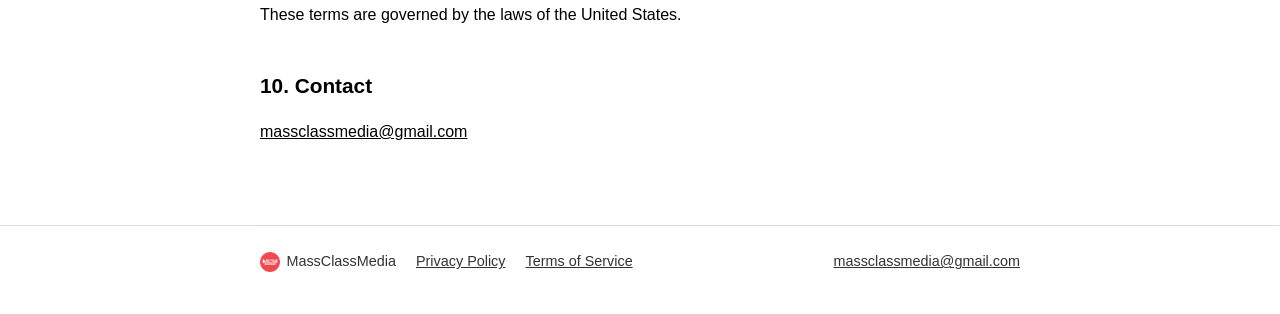
<file: terms.html>
<!doctype html>
<html lang="en">
<head>
<meta charset="utf-8">
<title>MassClassMedia</title>
<meta http-equiv="refresh" content="0; url=./terms-of-service/">
<link rel="canonical" href="./terms-of-service/">
</head>
<body><p>This page moved to <a href="./terms-of-service/">/terms-of-service/</a>.</p></body>
</html>
</file>
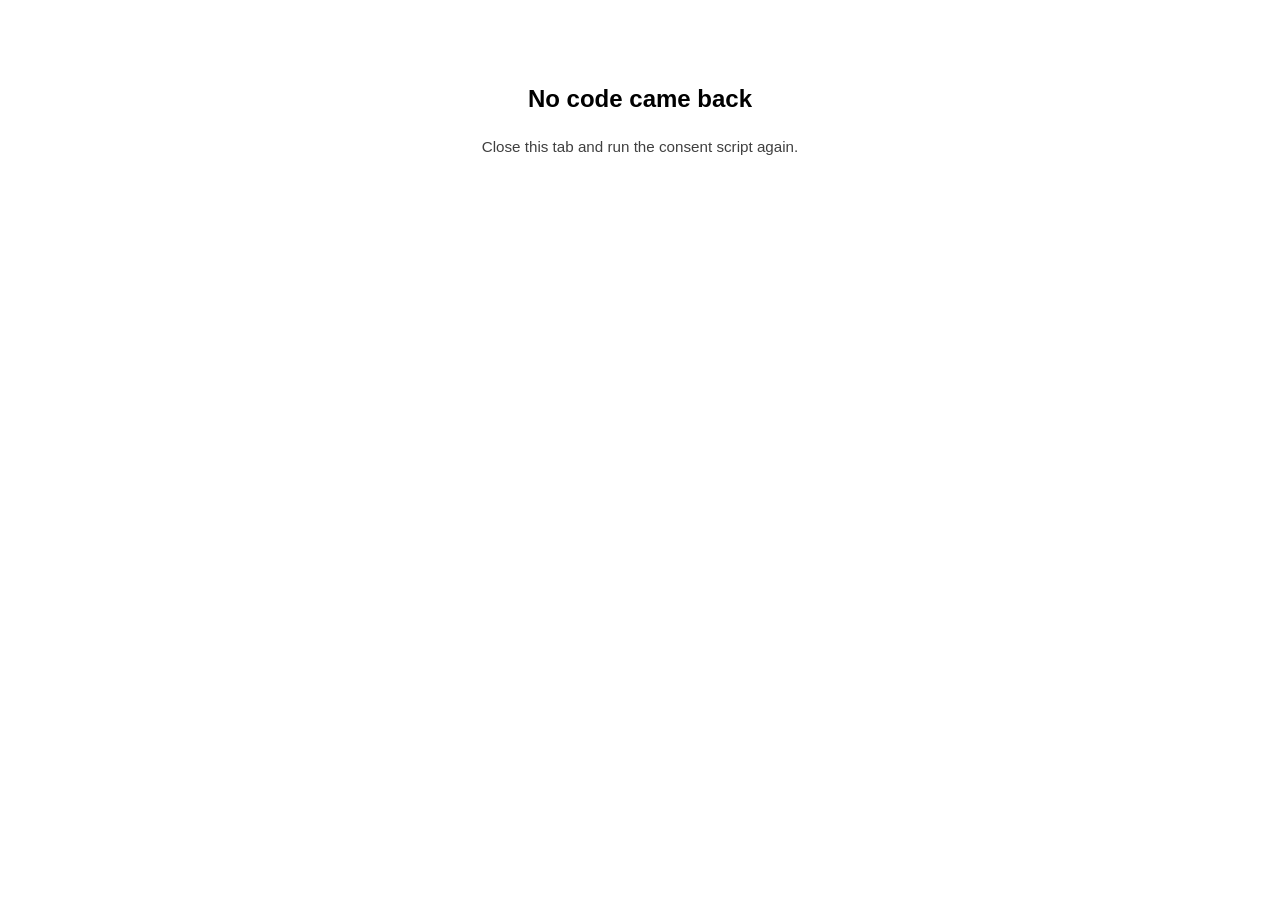
<file: tiktok-callback.html>
<!doctype html>
<html lang="en">
<head>
<meta charset="utf-8">
<meta name="viewport" content="width=device-width, initial-scale=1">
<title>Authorization complete — MassClassMedia</title>
<link rel="icon" href="/favicon.ico" sizes="any">
<link rel="icon" type="image/png" sizes="32x32" href="/assets/icon-32.png">
<style>
  :root { color-scheme: light dark; }
  body { max-width: 40rem; margin: 0 auto; padding: 4rem 1.25rem;
         font: 16px/1.6 -apple-system, BlinkMacSystemFont, "Segoe UI", Helvetica, Arial, sans-serif;
         text-align: center; }
  h1 { font-size: 1.5rem; }
  code { display: block; word-break: break-all; padding: 1rem; margin: 1.5rem 0;
         background: rgba(128,128,128,.15); border-radius: .5rem; font-size: .95rem; }
  .hint { opacity: .75; font-size: .95rem; }
</style>
</head>
<body>

<h1 id="head">Finishing up&hellip;</h1>
<p id="msg" class="hint">Handing your authorization back to the app on your computer.</p>
<div id="manual" hidden>
  <p class="hint">If nothing happened, copy this code and paste it into the terminal:</p>
  <code id="code"></code>
</div>

<script>
// TikTok refuses to send users straight back to 127.0.0.1, so it sends
// them here instead — a plain https page that immediately forwards the
// same query string to the consent script listening on this machine.
// A top-level navigation to http://127.0.0.1 is permitted from https;
// only sub-resources would be blocked as mixed content.
(function () {
  var q = window.location.search || "";
  var params = new URLSearchParams(q);
  var code = params.get("code");
  var err = params.get("error");

  if (err) {
    document.getElementById("head").textContent = "Authorization was declined";
    document.getElementById("msg").textContent = err;
    return;
  }
  if (!code) {
    document.getElementById("head").textContent = "No code came back";
    document.getElementById("msg").textContent =
      "Close this tab and run the consent script again.";
    return;
  }

  document.getElementById("code").textContent = code;

  // Fire the hand-off. If the local script isn't listening the browser
  // just shows its own error, so reveal the manual fallback first.
  setTimeout(function () {
    document.getElementById("head").textContent = "Authorized";
    document.getElementById("msg").textContent =
      "You can close this tab and return to the terminal.";
    document.getElementById("manual").hidden = false;
  }, 2500);

  window.location.replace("http://127.0.0.1:8781/tiktok/callback" + q);
})();
</script>

</body>
</html>
</file>
<file: assets/site.css>
:root {
  color-scheme: light dark;
  --red: #ee1c25;
  --red-ink: #ffffff;
  --rule: rgba(128,128,128,.35);
  --muted: rgba(128,128,128,.9);
  --card: rgba(128,128,128,.10);
}
* { box-sizing: border-box; }
html { scroll-behavior: smooth; }
body {
  margin: 0;
  font: 16px/1.65 -apple-system, BlinkMacSystemFont, "Segoe UI", Helvetica, Arial, sans-serif;
}
a { color: inherit; }
.wrap { max-width: 50rem; margin: 0 auto; padding: 0 1.25rem; }

/* Header */
.site-head { border-bottom: 1px solid var(--rule); }
.site-head .wrap { display: flex; align-items: center; gap: 1rem; flex-wrap: wrap;
                   padding-top: .9rem; padding-bottom: .9rem; }
.brand { display: flex; align-items: center; gap: .65rem; text-decoration: none; font-weight: 700;
         font-size: 1.15rem; letter-spacing: .01em; }
.brand img { width: 36px; height: 36px; border-radius: 8px; display: block; }
.nav { margin-left: auto; display: flex; gap: .25rem 1.1rem; flex-wrap: wrap; font-size: .95rem; }
.nav a { text-decoration: none; opacity: .8; padding: .2rem 0; border-bottom: 2px solid transparent; }
.nav a:hover, .nav a[aria-current="page"] { opacity: 1; border-bottom-color: var(--red); }

/* Content */
main .wrap { padding-top: 2.5rem; padding-bottom: 4rem; }
h1 { font-size: 2rem; line-height: 1.2; margin: 0 0 .5rem; }
h2 { font-size: 1.3rem; margin: 2.5rem 0 .75rem; }
h3 { font-size: 1.05rem; margin: 1.25rem 0 .35rem; }
.lede { font-size: 1.1rem; opacity: .8; margin: 0 0 2rem; }
.meta { opacity: .7; font-size: .9rem; margin-bottom: 2.5rem; }
ul, ol { padding-left: 1.25rem; }
li { margin: .4rem 0; }
.hero { display: flex; gap: 1.5rem; align-items: center; margin-bottom: 2rem; }
.hero img { width: 96px; height: 96px; border-radius: 20px; flex: none; }
.cards { display: grid; gap: 1rem; grid-template-columns: repeat(auto-fit, minmax(15rem, 1fr)); margin: 1rem 0; }
.card { background: var(--card); border-radius: .75rem; padding: 1.1rem 1.25rem; }
.card h3 { margin-top: 0; }
.card p { margin: .4rem 0; }
.card .links { font-size: .95rem; }
.card .links a { display: block; }
.tag { display: inline-block; font-size: .75rem; font-weight: 700; letter-spacing: .06em;
       text-transform: uppercase; color: var(--red-ink); background: var(--red);
       border-radius: .35rem; padding: .1rem .5rem; margin-bottom: .5rem; }
.steps li { margin: .7rem 0; }
.note { border-left: 4px solid var(--red); padding: .6rem 1rem; background: var(--card);
        border-radius: 0 .5rem .5rem 0; margin: 1.5rem 0; }
table { border-collapse: collapse; width: 100%; font-size: .95rem; margin: 1rem 0; }
th, td { text-align: left; padding: .5rem .6rem; border-bottom: 1px solid var(--rule); vertical-align: top; }
th { font-weight: 600; }
code { background: var(--card); padding: .1rem .35rem; border-radius: .3rem; font-size: .92em; }

/* Footer */
.site-foot { border-top: 1px solid var(--rule); font-size: .9rem; opacity: .8; }
.site-foot .wrap { padding-top: 1.5rem; padding-bottom: 2.5rem; display: flex; gap: .5rem 1.25rem; flex-wrap: wrap; align-items: center; }
.site-foot img { width: 20px; height: 20px; border-radius: 5px; vertical-align: middle; margin-right: .4rem; }
.site-foot .spacer { flex: 1; }
@media (max-width: 40rem) {
  .hero { flex-direction: column; align-items: flex-start; }
  .nav { margin-left: 0; width: 100%; }
}
</file>
